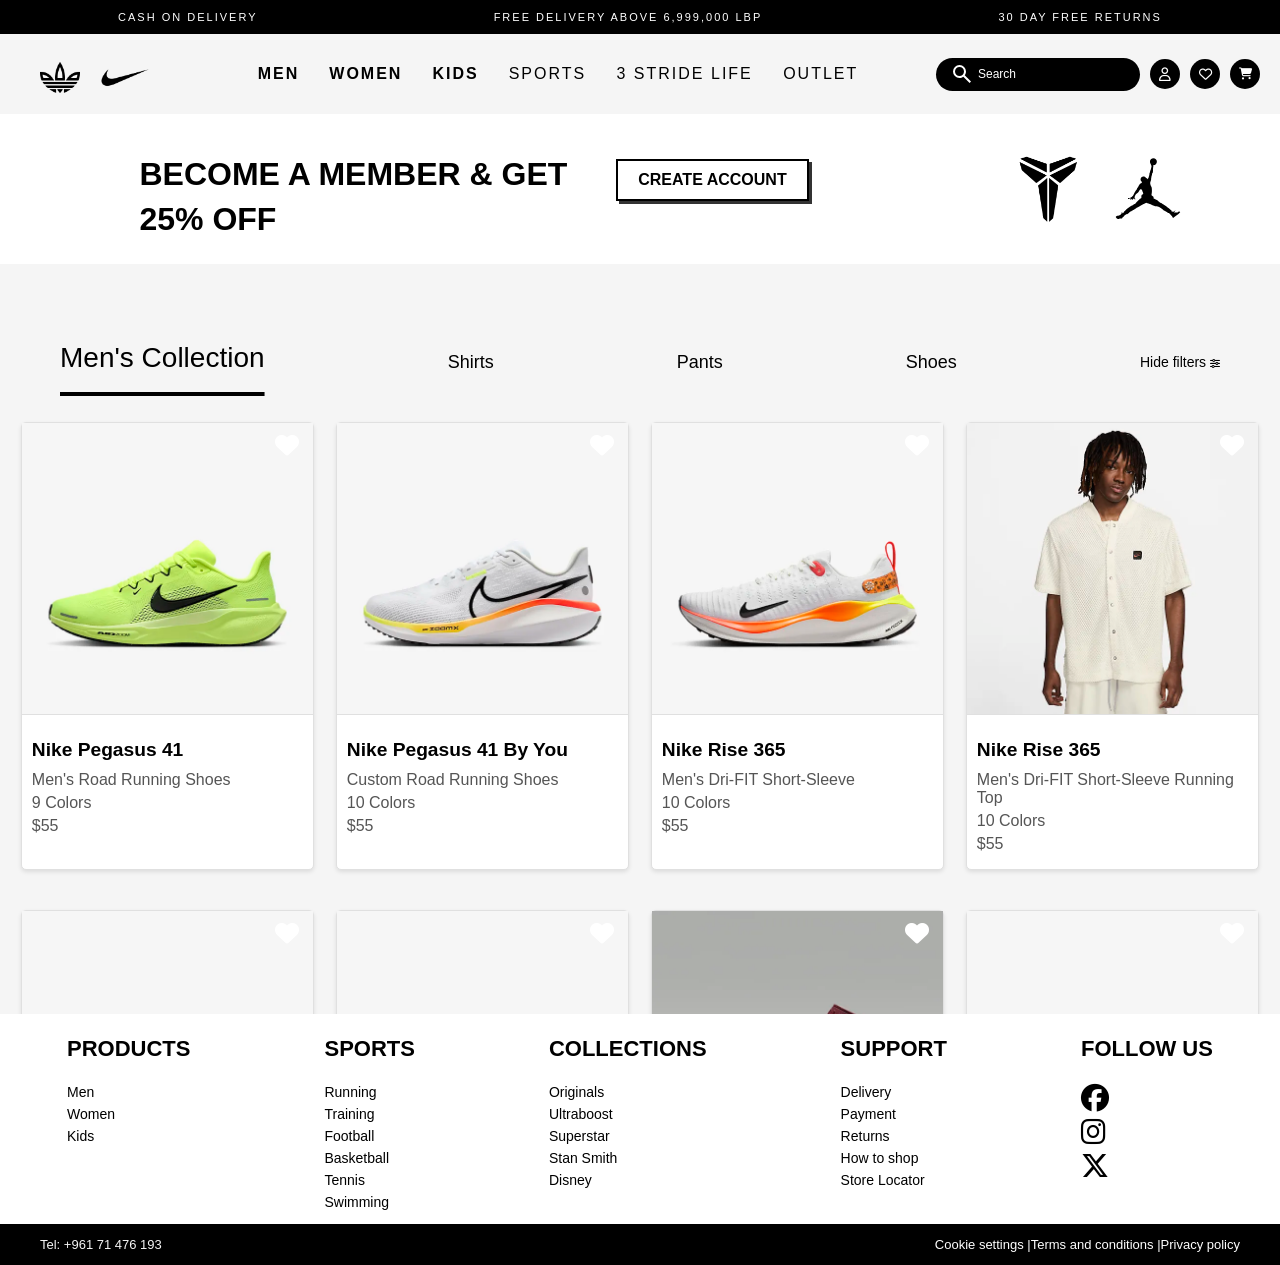
<file: Products/testingP.html>
<!DOCTYPE html>
<html lang="en">
<head>
    <meta charset="UTF-8">
    <meta name="viewport" content="width=device-width, initial-scale=1.0">
    <title>Document</title>
    <link rel="stylesheet" href="testingP.css">
    <link rel="stylesheet" href="https://cdnjs.cloudflare.com/ajax/libs/font-awesome/6.5.2/css/all.min.css" 
    integrity="sha512-SnH5WK+bZxgPHs44uWIX+LLJAJ9/2PkPKZ5QiAj6Ta86w+fsb2TkcmfRyVX3pBnMFcV7oQPJkl9QevSCWr3W6A==" 
    crossorigin="anonymous" referrerpolicy="no-referrer" />
    <link href="https://fonts.googleapis.com/css2?family=Material+Symbols+Outlined" rel="stylesheet" />
</head>
<body>
    <header id="top">
        <p class="top-text"><a class="top-link" href="../Policies/cash-on-delivery.html">CASH ON DELIVERY</a></p>  
        <p class="top-text"><a class="top-link" href="../Policies/free-delivery.html">FREE DELIVERY ABOVE 6,999,000 LBP</a></p>
        <p class="top-text"><a class="top-link" href="../Policies/returns.html">30 DAY FREE RETURNS</a></p>
    </header>
    <nav>
        <a href="../Main/main-page.html">
            <div class="logos">
                
                <img src="icons8-adidas-trefoil-64.png" class="img-logo" id="adidaslogo">
                <img src="nike-logo-49337.png" class="img-logo" id="nikelogo"> 
            </div></a>
        <div class="nav-container" >
           
            <div class="options" id="options">
                <div class="dropdown">
                  
                    <ul class="menu">
                       
                      <li><a href="../Products/Men.html"><b>MEN</b></a>
                    <ul class="submenu">
                      <div class="test">  <li ><a style="width: 100px;">Collection</a></li></div> 
                      <div class="test">  <li><a>Shirts</a></li></div> 
                      <div class="test">  <li><a>Pants</a></li></div>
                       <div class="test"> <li><a>Shoes</a></li></div>
                          </ul></li>
               
                  
                  
                       
                          <li><a href="../Products/Female.html"><b>WOMEN</b></a>
                          <ul class="submenu">
                            <div class="test">  <li><a>Tops</a></li></div> 
                            <div class="test">  <li><a>Pants</a></li></div> 
                            <div class="test">  <li><a>Shorts</a></li></div>
                             <div class="test"> <li><a>Shoes</a></li></div>
                          </ul>
                        </li>
                    
                
            
                  
                  
                    
                      <li><a href="../Products/kids.html"><b>KIDS</b></a>
                        <ul class="submenu">
                          <div class="test">  <li ><a style="width: 100px;">Collection</a></li></div> 
                          <div class="test">  <li><a>Boy</a></li></div> 
                          <div class="test">  <li><a>Girl</a></li></div>
                           <div class="test"> <li><a>Shoes</a></li></div>
                              </ul></li>
                      
                    
                
            
            
                      <li><a href="../Products/Sports.html">SPORTS</a></li>
               
                  
                
                 <li style="width: 167px;"><a >3 STRIDE LIFE</a></li>
               
                  
                
            
            
                
                 <li><a>OUTLET</a></li>
            </ul>
            </div>
                      </div>

<div class="search-buttons">
    <form>
      <div class="search">
          <svg xmlns="http://www.w3.org/2000/svg" height="24px" viewBox="0 -960 960 960" width="24px" fill="white"><path d="M784-120 532-372q-30 24-69 38t-83 14q-109 0-184.5-75.5T120-580q0-109 75.5-184.5T380-840q109 0 184.5 75.5T640-580q0 44-14 83t-38 69l252 252-56 56ZM380-400q75 0 127.5-52.5T560-580q0-75-52.5-127.5T380-760q-75 0-127.5 52.5T200-580q0 75 52.5 127.5T380-400Z"/></svg>
          <input class="search-input" type="search" placeholder="Search">

      </div>
    </form>
       
      
      <button class="nav-button" aria-label="User"><i class="fa-regular fa-user fa-small-icon" ></i></button>
      <button class="nav-button" aria-label="Favorites" onclick="checked()"><i class="fa-regular fa-heart"></i></button>
      <button class="nav-button" aria-label="Shopping Cart"><i class="fa fa-shopping-cart fa-sm" aria-hidden="true" ></i></button>

      <input id="menu1Toggle" type="checkbox">
      <div class="page-wrapper">
        <div class="page-content">
      
          
        </div>
        <div class="sidebar menu-1" style="overflow-y: scroll;overflow-x: hidden; -ms-overflow-style: none;
          scrollbar-width: none;">
          
          <div class="mycart-header" style="display: flex;justify-content: space-between;align-items:center;padding-top: 10px;min-width: 250px;"> 
          <div class="mycart-label" style="font-weight: 550;padding-left: 10px;font-size: 18px;">
            Favorites
          </div>
    

          <label class="menu-toggle menu-1-toggle" for="menu1Toggle" style="padding-top:6px;    
      " onclick="uncheck()"><span class="close-label"><i class="fa fa-times fa-sm" aria-hidden="true" onclick="uncheck()"></i></span></label>
      </div>
      <div class="spacing-favorite" style="min-height: 10px;min-width: 400px;">
      
      </div>
      <div id="favorites-container" class="favorites-container">
        <div id="no-favorites-message" style="display: flex;justify-content: center;text-align: center;vertical-align: middle;">No items favored</div>


          </div>
          </div>
          
         
            
        
        </nav>

    <main id="main">
        <div id="darkOverlay"></div>
        <div class="membership">
            <div id="membership-text">
              <b>BECOME A MEMBER  & GET<a href="../Account/createAccount.html" id="create-account"> <button class="Create-now-button">CREATE ACCOUNT</button> </a><br>  25% OFF</b>  
            </div>
            <div class="membership-logos">
                <img src="Kobe_Bryant-Logo-PNG3 (1).png" alt="Not Found" id="Kobe-logo">
                <svg xmlns="http://www.w3.org/2000/svg" x="0px" y="0px" width="70" height="70" viewBox="0 0 50 50" id="Jordan-logo">
                    <path d="M 47.984375 41.433594 C 47.917969 41.347656 47.433594 41.078125 47.242188 41.078125 C 47.050781 41.078125 46.425781 41.488281 46.304688 41.574219 C 46.1875 41.660156 45.886719 41.800781 45.789063 41.8125 C 45.691406 41.820313 44.832031 41.863281 44.640625 41.863281 C 44.445313 41.863281 44.15625 41.8125 44.027344 41.820313 C 43.898438 41.832031 43.640625 41.832031 43.585938 41.832031 C 43.53125 41.832031 43.511719 41.746094 43.585938 41.660156 C 43.660156 41.574219 43.789063 41.339844 43.917969 41.164063 C 44.046875 40.992188 44.261719 40.855469 44.390625 40.789063 C 44.519531 40.722656 44.726563 40.636719 44.746094 40.550781 C 44.769531 40.464844 44.425781 40.464844 44.21875 40.53125 C 44.015625 40.59375 43.726563 40.886719 43.648438 40.972656 C 43.574219 41.058594 43.511719 41.070313 43.445313 41.058594 C 43.382813 41.046875 43.253906 41.164063 43.199219 41.207031 C 43.144531 41.25 43.003906 41.347656 42.875 41.347656 C 42.746094 41.347656 42.585938 41.207031 42.519531 41.152344 C 42.457031 41.101563 42.328125 41.058594 42.242188 41.066406 C 42.15625 41.078125 41.984375 41.023438 41.863281 40.929688 C 41.746094 40.832031 41.714844 40.734375 41.746094 40.679688 C 41.777344 40.628906 41.84375 40.488281 41.863281 40.421875 C 41.886719 40.359375 41.800781 40.324219 41.722656 40.28125 C 41.648438 40.238281 40.980469 39.832031 40.476563 39.347656 C 40.035156 38.960938 39.238281 38.390625 38.871094 38.089844 C 38.589844 37.855469 37.054688 36.667969 36.109375 36.066406 C 35.160156 35.464844 34.3125 34.859375 33.96875 34.808594 C 33.621094 34.753906 33.535156 34.722656 33.449219 34.613281 C 33.363281 34.507813 32.019531 33.257813 31.257813 32.839844 C 30.492188 32.421875 28.953125 31.6875 28.878906 31.625 C 29.019531 31.375 29.050781 31.097656 28.984375 30.847656 C 28.921875 30.601563 28.40625 30.226563 28.199219 30.085938 C 27.996094 29.945313 27.855469 29.890625 27.855469 29.890625 C 27.855469 29.890625 27.523438 29.148438 27.492188 29.039063 C 27.589844 28.644531 27.847656 27.371094 27.792969 25.683594 C 27.738281 23.996094 27.609375 23.746094 27.425781 23.394531 C 27.242188 23.039063 26.976563 22.683594 26.78125 21.898438 C 26.589844 21.113281 26.535156 20.402344 26.632813 20.089844 C 26.726563 19.777344 26.984375 19.230469 27.15625 18.597656 C 27.328125 17.960938 27.222656 17.488281 27.242188 17.273438 C 27.265625 17.058594 27.425781 16.84375 27.460938 16.28125 C 27.492188 15.722656 27.695313 15.691406 27.847656 14.882813 C 27.996094 14.078125 28.070313 13.59375 28.070313 13.59375 C 28.070313 13.59375 28.339844 13.550781 28.394531 13.3125 C 28.449219 13.074219 28.460938 12.882813 28.523438 12.507813 C 28.589844 12.128906 28.609375 11.699219 28.621094 11.613281 C 28.632813 11.527344 28.546875 11.386719 28.546875 11.386719 C 28.546875 11.386719 28.652344 9.847656 28.683594 9.472656 C 28.71875 9.09375 28.835938 8.816406 28.835938 8.664063 C 28.835938 8.515625 28.847656 8.394531 28.675781 8.128906 C 28.710938 8.042969 28.746094 7.988281 28.777344 7.949219 C 28.808594 7.953125 28.835938 7.953125 28.863281 7.953125 C 30.230469 7.953125 31.34375 6.847656 31.34375 5.476563 C 31.34375 4.109375 30.230469 3 28.863281 3 C 27.496094 3 26.386719 4.109375 26.386719 5.476563 C 26.386719 5.890625 26.488281 6.277344 26.667969 6.621094 C 26.703125 6.761719 26.753906 6.9375 26.789063 6.996094 C 26.855469 7.105469 26.941406 7.199219 26.972656 7.320313 C 27.007813 7.4375 27.167969 7.71875 27.222656 7.816406 C 27.273438 7.910156 27.359375 8.136719 27.359375 8.222656 C 27.359375 8.308594 27.4375 8.472656 27.480469 8.578125 C 27.523438 8.6875 27.511719 8.910156 27.457031 9.171875 C 27.402344 9.429688 27.136719 10.71875 27.050781 10.988281 C 26.878906 11.097656 26.824219 11.226563 26.800781 11.34375 C 26.78125 11.460938 26.652344 12.011719 26.566406 12.214844 C 26.480469 12.417969 26.445313 12.785156 26.4375 12.894531 C 26.425781 13 26.414063 13.246094 26.339844 13.300781 C 26.253906 13.429688 26.179688 13.644531 26.101563 13.765625 C 26.027344 13.882813 25.972656 14.292969 25.992188 14.464844 C 26.015625 14.636719 25.984375 15.003906 25.898438 15.109375 C 25.777344 15.367188 25.757813 15.667969 25.691406 15.820313 C 25.628906 15.96875 25.414063 16.753906 25.382813 16.914063 C 25.347656 17.078125 25.035156 17.324219 24.898438 17.464844 C 24.757813 17.605469 24.5 17.992188 24.433594 18.101563 C 24.414063 17.875 24.371094 17.875 24.328125 17.800781 C 24.285156 17.722656 24.148438 17.6875 24.117188 17.65625 C 24.085938 17.625 24.167969 17.527344 24.179688 17.421875 C 24.1875 17.3125 24.175781 17.195313 23.9375 17.121094 C 23.703125 17.046875 23.621094 17.03125 23.535156 16.945313 C 23.449219 16.859375 23.207031 16.789063 23.125 16.675781 C 22.898438 16.417969 22.53125 16.085938 21.8125 16.0625 C 21.8125 16.0625 21.292969 16.054688 20.886719 16.328125 C 20.507813 16.578125 19.832031 17.070313 19.691406 18.082031 C 19.550781 19.09375 20.464844 19.738281 20.539063 19.800781 C 20.617188 19.867188 20.832031 19.996094 20.679688 20.1875 C 20.605469 20.253906 20.585938 20.371094 20.574219 20.4375 C 20.5625 20.5 20.433594 20.671875 20.316406 20.78125 C 20.199219 20.886719 19.941406 21.15625 19.941406 21.15625 C 19.941406 21.15625 19.328125 21.1875 18.949219 21.714844 C 18.789063 21.910156 18.714844 22.179688 18.605469 22.339844 C 18.496094 22.503906 18.121094 23.179688 18.015625 23.382813 C 17.90625 23.589844 17.832031 23.867188 17.519531 24.148438 C 17.410156 24.332031 17.164063 24.515625 16.949219 25.34375 C 16.949219 25.34375 16.097656 26.386719 15.796875 26.878906 C 15.496094 27.375 15.023438 28.234375 14.992188 28.355469 C 14.960938 28.472656 14.722656 28.890625 14.65625 29.054688 C 14.59375 29.214844 14.570313 29.363281 14.496094 29.449219 C 14.421875 29.535156 14.152344 29.925781 13.914063 30.128906 C 13.679688 30.335938 13.601563 30.453125 13.539063 30.550781 C 13.476563 30.644531 13.378906 30.785156 12.980469 30.980469 C 12.582031 31.171875 12.367188 31.367188 11.773438 31.429688 C 11.183594 31.496094 10.859375 31.441406 10.816406 31.65625 C 10.773438 31.871094 11.808594 31.914063 12.152344 31.863281 C 12.601563 31.808594 12.871094 31.570313 12.925781 31.625 C 12.980469 31.679688 12.796875 31.980469 12.410156 32.097656 C 12.023438 32.214844 12.085938 32.335938 12.085938 32.398438 C 12.085938 32.464844 12.3125 32.539063 12.667969 32.441406 C 13.023438 32.34375 13.65625 32.039063 13.710938 32.105469 C 13.765625 32.171875 13.570313 32.433594 13.507813 32.539063 C 13.441406 32.648438 13.539063 32.765625 13.636719 32.777344 C 13.730469 32.785156 13.980469 32.753906 14.171875 32.390625 C 14.367188 32.023438 14.636719 31.851563 14.710938 31.851563 C 14.785156 31.851563 15.121094 32.21875 15.347656 32.304688 C 15.570313 32.390625 16.066406 32.390625 16.121094 32.140625 C 16.175781 31.894531 15.820313 31.882813 15.734375 31.882813 C 15.648438 31.882813 15.445313 31.691406 15.433594 31.582031 C 15.421875 31.476563 15.488281 31.132813 15.453125 30.980469 C 15.421875 30.828125 15.53125 30.292969 15.671875 29.949219 C 15.808594 29.605469 16.28125 28.785156 16.617188 28.582031 C 16.949219 28.378906 18.089844 27.550781 18.445313 26.808594 C 18.800781 26.066406 18.941406 25.6875 19.058594 25.632813 C 19.175781 25.578125 19.371094 25.570313 19.53125 25.34375 C 19.691406 25.117188 19.746094 24.945313 19.875 24.945313 C 20.003906 24.945313 19.992188 24.890625 20.359375 25.429688 C 20.726563 25.96875 20.875 26.066406 20.910156 26.140625 C 20.941406 26.214844 20.839844 26.363281 20.953125 26.582031 C 21.101563 26.871094 21.316406 26.9375 21.316406 27.085938 C 21.316406 27.238281 21.359375 27.515625 21.4375 27.710938 C 21.511719 27.90625 21.65625 28.214844 21.574219 28.347656 C 21.46875 28.519531 21.210938 28.828125 21.15625 28.9375 C 20.832031 28.980469 20.371094 29.121094 20.296875 29.800781 C 20.222656 30.4375 20.316406 31.046875 20.285156 31.1875 C 20.253906 31.328125 19.832031 31.746094 19.671875 31.8125 C 19.511719 31.875 19.132813 31.929688 19.003906 32.121094 C 18.875 32.316406 18.84375 32.476563 18.59375 32.617188 C 18.355469 32.753906 16.789063 34.097656 15.730469 35.660156 C 15.695313 35.714844 15.597656 35.753906 15.480469 35.792969 C 15.019531 35.871094 14.839844 36.015625 14.753906 36.058594 C 14.679688 36.097656 14.480469 36.289063 14.285156 36.511719 C 14.210938 36.625 14.101563 36.652344 14.066406 36.691406 C 13.65625 36.84375 12.183594 37.597656 11.300781 38.210938 C 10.417969 38.824219 8.785156 40.234375 8.203125 40.953125 C 7.824219 41.40625 7.78125 41.394531 7.6875 41.4375 C 7.589844 41.480469 7.632813 41.695313 7.664063 41.804688 C 7.664063 41.804688 7.492188 42.039063 7.382813 42.0625 C 7.277344 42.082031 7.179688 41.867188 7.039063 41.855469 C 6.898438 41.847656 6.75 42.136719 6.707031 42.210938 C 6.664063 42.285156 6.597656 42.425781 6.503906 42.449219 C 6.40625 42.46875 6.234375 42.339844 6.214844 42.070313 C 6.191406 41.804688 6.019531 41.546875 5.964844 41.523438 C 5.835938 41.523438 5.761719 41.726563 5.761719 41.804688 C 5.761719 41.878906 5.835938 42.082031 5.902344 42.167969 C 5.964844 42.253906 5.921875 42.371094 5.921875 42.460938 C 5.921875 42.546875 6.03125 42.632813 6.039063 42.664063 C 6.050781 42.695313 6.09375 42.933594 6.007813 42.910156 C 5.921875 42.890625 5.738281 42.898438 5.609375 42.984375 C 5.480469 43.070313 5.414063 43.179688 5.414063 43.253906 C 5.414063 43.328125 5.46875 43.492188 5.210938 43.546875 C 4.898438 43.652344 4.652344 43.695313 4.492188 43.75 C 4.328125 43.804688 3.953125 44.019531 3.804688 44.039063 C 3.652344 44.0625 3.554688 44.050781 3.425781 44.0625 C 3.296875 44.074219 3.179688 44.136719 3.050781 44.136719 C 2.921875 44.136719 2.546875 44.339844 2.339844 44.449219 C 2.136719 44.558594 1.898438 44.910156 2.050781 45.234375 C 2.199219 45.558594 2.632813 45.976563 2.773438 46.128906 C 2.910156 46.277344 3.117188 46.40625 3.566406 46.460938 C 4.019531 46.515625 4.277344 46.355469 4.503906 46.214844 C 4.730469 46.074219 5.226563 46 5.417969 46.042969 C 5.613281 46.085938 6.011719 46.226563 6.332031 45.988281 C 6.742188 45.710938 6.613281 45.527344 6.730469 45.449219 C 6.839844 45.449219 6.882813 45.398438 6.980469 45.234375 C 7.074219 45.074219 7.195313 44.933594 7.367188 44.902344 C 7.539063 44.871094 7.699219 44.664063 7.808594 44.441406 C 7.914063 44.214844 8.128906 43.988281 8.238281 43.945313 C 8.34375 43.902344 8.410156 43.804688 8.441406 43.71875 C 8.472656 43.632813 8.679688 43.558594 8.796875 43.460938 C 8.914063 43.363281 9.011719 43.308594 9.066406 43.351563 C 9.117188 43.394531 9.214844 43.308594 9.335938 43.222656 C 9.601563 43.09375 9.730469 42.867188 9.816406 42.921875 C 9.902344 42.976563 10.203125 43.050781 10.324219 42.945313 C 10.441406 42.835938 12.011719 41.566406 12.570313 41.148438 C 12.949219 40.890625 13.226563 40.792969 13.972656 40.363281 C 14.566406 40.015625 15.488281 39.40625 15.691406 39.265625 C 15.898438 39.125 16.832031 38.402344 16.949219 38.320313 C 17.210938 38.136719 17.476563 38.109375 18.414063 37.628906 C 19.113281 37.273438 20.578125 36.53125 21.84375 35.726563 C 22.492188 35.339844 23.589844 34.777344 23.726563 34.769531 C 23.867188 34.757813 24.253906 35.046875 24.664063 35.199219 C 25.164063 35.382813 25.492188 35.425781 26.203125 35.660156 C 26.910156 35.898438 28.828125 36.703125 29.289063 36.886719 C 29.753906 37.070313 30.386719 37.308594 31.191406 37.351563 C 31.644531 37.4375 31.859375 37.5 32.011719 37.535156 C 32.160156 37.566406 32.277344 37.554688 32.429688 37.621094 C 32.578125 37.683594 33.019531 37.976563 33.289063 38.105469 C 33.558594 38.234375 34.515625 38.867188 34.765625 39.050781 C 35.011719 39.234375 36.164063 40.117188 36.421875 40.289063 C 36.679688 40.460938 36.9375 40.664063 37.132813 40.6875 C 37.324219 40.707031 37.5625 40.835938 37.820313 41.039063 C 38.078125 41.246094 38.679688 41.664063 38.851563 41.792969 C 39.023438 41.921875 39.261719 42.148438 39.59375 42.171875 C 39.929688 42.191406 40.089844 42.269531 40.304688 42.460938 C 40.519531 42.65625 40.84375 43.085938 40.992188 43.171875 C 41.144531 43.257813 41.316406 43.398438 41.378906 43.527344 C 41.445313 43.65625 41.84375 44.148438 41.992188 44.257813 C 42.144531 44.367188 42.207031 44.460938 42.261719 44.636719 C 42.316406 44.808594 42.539063 45.257813 42.660156 45.441406 C 42.777344 45.625 42.832031 45.808594 43.175781 45.570313 C 43.617188 45.28125 43.972656 44.859375 44.53125 44.496094 C 45.09375 44.128906 45.414063 43.925781 45.84375 43.632813 C 46.277344 43.34375 47.320313 42.3125 47.621094 41.988281 C 47.917969 41.660156 48.046875 41.519531 47.984375 41.433594 Z"></path>
                    </svg>
            </div>
    </div>
        <div class="body-header">
       <p id="MenHeader">Men's Collection</p>
       <p class="Categories">Shirts</p>
       <p class="Categories">Pants</p>
       <p class="Categories">Shoes</p>
       <p style="font-size: 14px;margin-top: 40px;">Hide filters <i class="fa-solid fa-sliders" style="font-size: 10px;"></i></p>
    
        
    </div>
    <div class="product-grid" style="min-height: 100%;">
        <div class="product-card" data-id="1">
            <img src="pegasus-41-mens-road-running-shoes-7S90QB.png" alt="Nike Pegasus 41">
            <button class="favorite-btn">
                <i class="fas fa-heart" onclick="toggleFavorite(this)"></i>
            </button>
            <div class="product-desc-div">
            <div class="product-info">
                <h2>Nike Pegasus 41</h2>
                <p>Men's Road Running Shoes</p>
                <p>9 Colors</p>
                <p>$55</p>
                <div class="add-to-cart-div">
<button class="Cart">
    <i class="fa fa-shopping-cart fa-sm" aria-hidden="true" ></i>
</button>
                </div>
            </div>
            </div>
           
        </div>
        <div class="product-card">  
            
            <img src="vomero-17-mens-road-running-shoes-4x7CMp.png" alt="Nike Pegasus 41 By You">
            <button class="favorite-btn">
                <i class="fas fa-heart"></i>
            </button>
            <div class="product-info">
                <h2>Nike Pegasus 41 By You</h2>
                <p>Custom Road Running Shoes</p>
                <p>10 Colors</p>
                <p>$55</p>
                <div class="add-to-cart-div">
                    <button class="Cart">
                        <i class="fa fa-shopping-cart fa-sm" aria-hidden="true" ></i>
                    </button>
                                    </div>
          
          </div>
        </div>
        <div class="product-card">
            <img src="infinityrn-4-mens-road-running-shoes-hlqHFQ.png" alt="Nike Rise 365">
            <button class="favorite-btn">
                <i class="fas fa-heart"></i>
            </button>
            <div class="product-info">
                <h2>Nike Rise 365</h2>
                <p>Men's Dri-FIT Short-Sleeve</p>
                <p>10 Colors</p>
                <p>$55</p>
                <div class="add-to-cart-div">
                    <button class="Cart">
                        <i class="fa fa-shopping-cart fa-sm" aria-hidden="true" ></i>
                    </button>
                                    </div>
            </div>
            
        </div>
        <div class="product-card">
            <img src="kevin-durant-mens-dri-fit-short-sleeve-basketball-top-NWbXJm.png" alt="Nike Rise 365">
             <button class="favorite-btn">
                <i class="fas fa-heart"></i>
            </button>
            <div class="product-info">
                <h2>Nike Rise 365</h2>
                <p>Men's Dri-FIT Short-Sleeve Running Top</p>
                <p>10 Colors</p>
                <p>$55</p>
                <div class="add-to-cart-div">
                    <button class="Cart">
                        <i class="fa fa-shopping-cart fa-sm" aria-hidden="true" ></i>
                    </button>
                                    </div>
            </div>
           
        </div>
      <div class="product-card">
            <img src="dunk-low-mens-shoes-l12Bc1.png" alt="Nike Rise 365">
             <button class="favorite-btn">
                <i class="fas fa-heart"></i>
            </button>
            <div class="product-info">
                <h2>Nike Rise 365</h2>
                <p>Men's Dri-FIT Short-Sleeve Running Top</p>
                <p>10 Colors</p>
                <p>$55</p>
                <div class="add-to-cart-div">
                    <button class="Cart">
                        <i class="fa fa-shopping-cart fa-sm" aria-hidden="true" ></i>
                    </button>
                                    </div>
            </div>
           
        </div>
        <div class="product-card">
            <img src="dunk-low-retro-mens-shoes-5FQWGR.png" alt="Nike Rise 365"> 
            <button class="favorite-btn">
                <i class="fas fa-heart"></i>
            </button>
            <div class="product-info">
                <h2>Nike Rise 365</h2>
                <p>Men's Dri-FIT Short-Sleeve Running Top</p>
                <p>10 Colors</p>
                <p>$55</p>
                <div class="add-to-cart-div">
                    <button class="Cart">
                        <i class="fa fa-shopping-cart fa-sm" aria-hidden="true" ></i>
                    </button>
                                    </div>

            </div>
           
        </div>
        <div class="product-card">
            <img src="jordan-spizike-low-mens-shoes-LDT8cp.png" alt="Nike Rise 365">
          <button class="favorite-btn">
                <i class="fas fa-heart"></i>
            </button> 
             <div class="product-info">
                <h2>Nike Rise 365</h2>
                <p>Men's Dri-FIT Short-Sleeve Running Top</p>
                <p>10 Colors</p>
                <p>$55</p>
                <div class="add-to-cart-div">
                    <button class="Cart">
                        <i class="fa fa-shopping-cart fa-sm" aria-hidden="true" ></i>
                    </button>
                                    </div>
            </div>
            
       
        </div>
        <div class="product-card">
            <img src="air-force-1-07-mens-shoes-jBrhbr.png" alt="Nike Rise 365">
        <button class="favorite-btn">
                <i class="fas fa-heart"></i>
            </button>   
             <div class="product-info">
                <h2>Nike Rise 365</h2>
                <p>Men's Dri-FIT Short-Sleeve Running Top</p>
                <p>10 Colors</p>
                <p>$55</p>
                <div class="add-to-cart-div">
                    <button class="Cart">
                        <i class="fa fa-shopping-cart fa-sm" aria-hidden="true" ></i>
                    </button>
                                    </div>
            </div>
            
        </div>
        <div class="product-card">
            <img src="mens-therma-fit-full-zip-basketball-hoodie-vGznqn.png" alt="Nike Rise 365">
           <button class="favorite-btn">
                <i class="fas fa-heart"></i>
            </button>  
            <div class="product-info">
                <h2>Nike Rise 365</h2>
                <p>Men's Dri-FIT Short-Sleeve Running Top</p>
                <p>10 Colors</p>
                <p>$55</p>
                <div class="add-to-cart-div">
                    <button class="Cart">
                        <i class="fa fa-shopping-cart fa-sm" aria-hidden="true" ></i>
                    </button>
                                    </div>
            </div>
           
        </div>
        <div class="product-card">
            <img src="jackie-robinson-mens-baseball-pullover-hoodie-rd7ck3.png" alt="Nike Rise 365">
            <button class="favorite-btn">
                <i class="fas fa-heart"></i>
            </button>
            <div class="product-info">
                <h2>Nike Rise 365</h2>
                <p>Men's Dri-FIT Short-Sleeve Running Top</p>
                <p>10 Colors</p>
                <p>$55</p>
                <div class="add-to-cart-div">
                    <button class="Cart">
                        <i class="fa fa-shopping-cart fa-sm" aria-hidden="true" ></i>
                    </button>
                                    </div>
            </div>
            
        </div>
        <div class="product-card">
            <img src="zion-mens-graphic-fleece-pullover-hoodie-QkGvQM.png" alt="Nike Rise 365">
            <button class="favorite-btn">
                <i class="fas fa-heart"></i>
            </button>
            <div class="product-info">
                <h2>Nike Rise 365</h2>
                <p>Men's Dri-FIT Short-Sleeve Running Top</p>
                <p>10 Colors</p>
                <p>$55</p>
                <div class="add-to-cart-div">
                    <button class="Cart">
                        <i class="fa fa-shopping-cart fa-sm" aria-hidden="true" ></i>
                    </button>
                                    </div>
            </div>

            
        </div>
        <div class="product-card">
            <img src="sportswear-club-fleece-mens-graphic-crew-56GFJR.png" alt="Nike Rise 365">
            <button class="favorite-btn">
                <i class="fas fa-heart"></i>
            </button>
            <div class="product-info">
                <h2>Nike Rise 365</h2>
                <p>Men's Dri-FIT Short-Sleeve Running Top</p>
                <p>10 Colors</p>
                <p>$55</p>
                <div class="add-to-cart-div">
                    <button class="Cart">
                        <i class="fa fa-shopping-cart fa-sm" aria-hidden="true" ></i>
                    </button>
                                    </div>
            </div>
            
        </div>
        <!-- Add more product cards here -->
        <div class="product-card">
            <img src="ja-1-basketball-shoes-bCx2W3.png" alt="Nike Rise 365">
           <button class="favorite-btn">
                <i class="fas fa-heart"></i>
            </button> 
            <div class="product-info">
                <h2>Nike Rise 365</h2>
                <p>Men's Dri-FIT Short-Sleeve Running Top</p>
                <p>10 Colors</p>
                <p>$55</p>
                <div class="add-to-cart-div">
                    <button class="Cart">
                        <i class="fa fa-shopping-cart fa-sm" aria-hidden="true" ></i>
                    </button>
                                    </div>
            </div>
            
        </div>
        <div class="product-card">
            <img src="air-max-2017-mens-shoes-BVqnkV.png" alt="Nike Rise 365">
           <button class="favorite-btn">
                <i class="fas fa-heart"></i>
            </button>
            <div class="product-info">
                <h2>Nike Rise 365</h2>
                <p>Men's Dri-FIT Short-Sleeve Running Top</p>
                <p>10 Colors</p>
                <p>$55</p>
                <div class="add-to-cart-div">
                    <button class="Cart">
                        <i class="fa fa-shopping-cart fa-sm" aria-hidden="true" ></i>
                    </button>
                                    </div>
            </div>
            
        </div>       
        
            <div class="product-card">
                <img src="sportswear-club-fleece-mens-graphic-crew-56GFJR.png" alt="Nike Rise 365">
                <button class="favorite-btn">
                    <i class="fas fa-heart"></i>
                </button> 
                <div class="product-info">
                    <h2>Nike Rise 365</h2>
                    <p>Men's Dri-FIT Short-Sleeve Running Top</p>
                    <p>10 Colors</p>
                    <p>$55</p>
                    <div class="add-to-cart-div">
                    <button class="Cart">
                        <i class="fa fa-shopping-cart fa-sm" aria-hidden="true" ></i>
                    </button>
                                    </div>
                </div>
               
            </div>
            <div class="product-card">
                <img src="sportswear-tech-fleece-mens-open-hem-sweatpants-914LdQ.png"Nike Rise 365">
               <button class="favorite-btn">
                    <i class="fas fa-heart"></i>
                </button> 
                 <div class="product-info">
                    <h2>Nike Rise 365</h2>
                    <p>Men's Dri-FIT Short-Sleeve Running Top</p>
                    <p>10 Colors</p>
                    <p>$55</p>
                    <div class="add-to-cart-div">
                        <button class="Cart">
                            <i class="fa fa-shopping-cart fa-sm" aria-hidden="true" ></i>
                        </button>
                                        </div>
                </div>
               
            </div>
            <div class="product-card">
                <img src="unlimited-mens-dri-fit-tapered-leg-versatile-pants-kzXpHG.png" alt="Nike Rise 365">
             <button class="favorite-btn">
                    <i class="fas fa-heart"></i>
                </button>    
                <div class="product-info">
                    <h2>Nike Rise 365</h2>
                    <p>Men's Dri-FIT Short-Sleeve Running Top</p>
                    <p>10 Colors</p>
                    <p>$55</p>
                    <div class="add-to-cart-div">
                        <button class="Cart">
                            <i class="fa fa-shopping-cart fa-sm" aria-hidden="true" ></i>
                        </button>
                                        </div>
                </div>
               
            </div>
            <div class="product-card">
                <img src="phenom-mens-dri-fit-knit-running-pants-TKQDwH.png" alt="Nike Rise 365">
            <button class="favorite-btn">
                    <i class="fas fa-heart"></i>
                </button>  
                  <div class="product-info">
                    <h2>Nike Rise 365</h2>
                    <p>Men's Dri-FIT Short-Sleeve Running Top</p>
                    <p>10 Colors</p>
                    <p>$55</p>
                    <div class="add-to-cart-div">
                        <button class="Cart">
                            <i class="fa fa-shopping-cart fa-sm" aria-hidden="true" ></i>
                        </button>
                                        </div>
                </div>
                
            </div>
            <div class="product-card">
                <img src="dri-fit-mens-fitness-t-shirt-nhgSHx.png" alt="Nike Rise 365">
               <button class="favorite-btn">
                    <i class="fas fa-heart"></i>
                </button> 
                <div class="product-info">
                    <h2>Nike Rise 365</h2>
                    <p>Men's Dri-FIT Short-Sleeve Running Top</p>
                    <p>10 Colors</p>
                    <p>$55</p>
                    <div class="add-to-cart-div">
                        <button class="Cart">
                            <i class="fa fa-shopping-cart fa-sm" aria-hidden="true" ></i>
                        </button>
                                        </div>
                </div>
                
            </div>
            <div class="product-card">
                <img src="pro-mens-dri-fit-slim-sleeveless-top-XH2cJ0.png" alt="Nike Rise 365">
              <button class="favorite-btn">
                    <i class="fas fa-heart"></i>
                </button>  
                 <div class="product-info">
                    <h2>Nike Rise 365</h2>
                    <p>Men's Dri-FIT Short-Sleeve Running Top</p>
                    <p>10 Colors</p>
                    <p>$55</p>
                    <div class="add-to-cart-div">
                        <button class="Cart">
                            <i class="fa fa-shopping-cart fa-sm" aria-hidden="true" ></i>
                        </button>
                                        </div>
                </div>
               
            </div>
            <div class="product-card">
                <img src="dri-fit-legend-mens-fitness-t-shirt-JmKL0d.png" alt="Nike Rise 365">
           <button class="favorite-btn">
                    <i class="fas fa-heart"></i>
                </button>  
                   <div class="product-info">
                    <h2>Nike Rise 365</h2>
                    <p>Men's Dri-FIT Short-Sleeve Running Top</p>
                    <p>10 Colors</p>
                    <p>$55</p>
                    <div class="add-to-cart-div">
                        <button class="Cart">
                            <i class="fa fa-shopping-cart fa-sm" aria-hidden="true" ></i>
                        </button>
                                        </div>
                </div>
                
            </div>
        </div>
    </div>

    </main>
    <div class="footer-div">
        <div class="first-column">
            <b>PRODUCTS</b>
            <p>Men</p>
            <p>Women</p>
            <p>Kids</p>
            
        </div>
        <div class="second-column">
         <b>SPORTS</b>
            <p>Running</p>
            <p>Training</p>
            <p>Football</p>
            <p>Basketball</p>
            <p>Tennis</p>
            <p>Swimming</p>
        </div>
        <div class="third-column">
       <b>COLLECTIONS</b>
            <p>Originals</p>
            <p>Ultraboost</p>
            <p>Superstar</p>
            <p>Stan Smith</p>
            <p>Disney</p>
          
        </div>
        <div class="fourth-column">
            <b>SUPPORT</b>
            <p>Delivery</p>
            <p>Payment</p>
            <p>Returns</p>
            <p>How to shop</p>
            <p>Store Locator</p>

        </div>
        <!--???? sizes-->
        <div class="fifth-column">
            <b>FOLLOW US</b>
      <p class="social-icons" ><a href="" id="facebook"><i class="fab fa-facebook fa-2x" ></i></a></p>
      <p class="social-icons" ><a href="https://www.instagram.com/jasonmrad1" target="_blank" id="instagram"><i class="fab fa-instagram fa-2x" aria-hidden="true"></i></a></p>
      <p class="social-icons" ><a href="" id="X"><i class="fa-brands fa-x-twitter fa-2x"></i></a></p>
  </div>

        </div>
      </div>
      <footer style="display: flex;justify-content: space-between;background-color: black;align-items: center;">
        <div class="info-group" style="min-width: 550px;display: flex;justify-content: flex-start;color: whitesmoke;align-items: center;">
          <div class="tel-group" style="padding-left:40px ;">
    <p> Tel: +961 71 476 193</p>
    </div>
        </div>
        <div class="legal-group" style="min-width: 550px;">
    <div id="cookie">
      <p><a href="../Policies/cookies.html">Cookie settings |</p></a></div>
      <div id="terms">
     <a href="../Policies/terms&conditions.html" class="links-buttons"> <p> Terms and conditions |</p></div></a>
      <div id="privacy">
     <a href="../Policies/privacy-policy.html" class="links-buttons"> <p> Privacy policy</p></div></a>
    </div>
    </div>
        
      </footer>
  
       <script>
        function checked(){
        let page=document.getElementById("darkOverlay");
          let checkbox=document.getElementById("menu1Toggle");
          let body=document.body;
          let main=document.getElementById("main");
          let opt=document.getElementById("options");
          checkbox.checked=true;
          page.style.visibility="visible";
          body.style.overflowY="hidden";
          main.style.overflowY="hidden";
          main.style.pointerEvents="none";
          opt.style.pointerEvents="none";

  
        }
        function uncheck(){
        let page=document.getElementById("darkOverlay");
        let body=document.body;
        let main=document.getElementById("main");
        let opt=document.getElementById("options");
        body.style.overflowY="scroll";
        page.style.visibility="hidden";
        main.style.overflowY="visible";
        main.style.pointerEvents="all";
        opt.style.pointerEvents="all";

  
        }
      </script>
      <script>
function updateNoFavoritesMessage() {
    const noFavoritesMessage = document.getElementById('no-favorites-message');

    if (document.getElementsByClassName("product-favorite-card").length === 0) {
        noFavoritesMessage.style.display = 'flex'; // Show message if no favorites
    } else {
        noFavoritesMessage.style.display = 'none'; // Hide message if there are favorites
    }
}

// Function to handle toggling product in favorites
function toggleFavorite(productElement) {
    const favoritesContainer = document.getElementById('favorites-container');
    const img = productElement.querySelector('img');

    if (!img) {
        console.error('Image element not found in productElement');
        return;
    }

    const productImgSrc = img.getAttribute('src');

    // Check if the product is already in the favorites container
    const favoriteProduct = Array.from(favoritesContainer.children).find(child =>
        child.querySelector('img') && child.querySelector('img').getAttribute('src') === productImgSrc
    );

    if (favoriteProduct) {
        // If the product is already in favorites, remove it
        removeFavorite(favoriteProduct);
    } else {
        // Otherwise, add it to favorites
        addToFavorites(productElement);
    }

    // Update the no favorites message visibility
    updateNoFavoritesMessage();
}

// Function to handle adding product to favorites
function addToFavorites(productElement) {
    const prod = productElement.querySelector('button');
    if (prod) {
        prod.style.color = "black";
    } else {
        console.error('Button element not found in productElement');
    }

    // Clone the product element
    const favoriteProduct = productElement.cloneNode(true);
    
    // Update the class name
    favoriteProduct.classList.remove('product-card');
    favoriteProduct.classList.add('product-favorite-card');
    
    // Get the image and description elements
    const img = favoriteProduct.querySelector('img');
    img.style.maxHeight = '200px';
    img.style.maxWidth = '200px';

    const desc = favoriteProduct.querySelector('.product-info');
    desc.style.maxHeight = '200px';
    desc.style.maxWidth = '200px';

    // Remove the favorite button
    const button = favoriteProduct.querySelector('.favorite-btn');
    if (button) {
        button.remove(); // This removes the favorite button from the cloned element
    }
const cartBut=productElement.querySelector(".add-to-cart-div");
cartBut.remove();
    // Create a new div with class 'product-desc'
    const productDesc = document.createElement('div');
    productDesc.classList.add('product-desc');

    // Create a new div to replace the favorite button
    const removeBtnDiv = document.createElement('div');
    removeBtnDiv.classList.add('remove-btn-div');

    // Create the trash button
    const trashButton = document.createElement('button');
    trashButton.classList.add('trash');
    trashButton.innerHTML = '<i class="fa-solid fa-trash"></i>'; // Add the trash icon

    // Append the trash button to the new div
    removeBtnDiv.appendChild(trashButton);

    // Append the img and desc to the product-desc div
    productDesc.appendChild(desc);
    productDesc.appendChild(removeBtnDiv);

    favoriteProduct.appendChild(img);
    favoriteProduct.appendChild(productDesc);

    // Append the favorite product to the favorites container
    document.getElementById('favorites-container').appendChild(favoriteProduct);
    
    // Add event listener to the trash button
    trashButton.addEventListener('click', function() {
        removeFavorite(favoriteProduct);
    });
}

// Function to handle removing product from favorites
function removeFavorite(favoriteProduct) {
    const imgSrc = favoriteProduct.querySelector('img') ? favoriteProduct.querySelector('img').getAttribute('src') : '';
    const originalProduct = imgSrc ? document.querySelector(`.product-card img[src="${imgSrc}"]`).closest('.product-card') : null;

    if (originalProduct) {
        const heartButton = originalProduct.querySelector('.favorite-btn');
        if (heartButton) {
            heartButton.style.color = 'white'; // Reset color to white
        }
    }

    // Remove the product from the favorites container
    favoriteProduct.remove();

    // Update the no favorites message visibility
    updateNoFavoritesMessage();
}

// Event listener for toggling products in favorites
document.querySelectorAll('.favorite-btn').forEach(button => {
    button.addEventListener('click', function() {
        const productElement = this.closest('.product-card');
        toggleFavorite(productElement);
    });
});


      </script>
      
</body>
</html>
</file>
<file: Products/testingP.css>
#top {
    background-color: black;
    display: flex;
    justify-content: space-around;
}

header {
    color: white;
}

body, header {
    margin: 0px;
    background-color:whitesmoke;
    font-family: 'Trebuchet MS', 'Lucida Sans Unicode', 'Lucida Grande', 'Lucida Sans', Arial, sans-serif;

}

.top-text {
    color: white;
    font-size: 11px;
    font-family: 'Trebuchet MS', 'Lucida Sans Unicode', 'Lucida Grande', 'Lucida Sans', Arial, sans-serif;
    font-weight: 520;
    letter-spacing: 2px;
}

a:link {
    text-decoration: none;
    color: white;
}



a:hover {
    text-decoration: none;

}
a:visited{
  text-decoration: none;
  color: white;
}

nav {
    background-color: whitesmoke;
    height: 80px;
    display: flex;
    align-items: center;
    justify-content: center;
}

.nav-container {
    display: flex;
    align-items: center;
    width: 100%;
    max-width: 1200px; /* Adjust the max width as needed */
    justify-content: space-between;
    padding: 0 20px;
}

.logos {
    display: flex;
    align-items: center;
    padding-left: 30px;
}

.img-logo {
    width: 50px;
    height: 50px;
    object-fit: scale-down;
    margin: 0 10px;
}

#nikelogo {
    margin-top: 7px;
}

#adidaslogo {
    height: 40px;
    width: 40px;
    margin-top: 8px;
}

.options {
    display: flex;
    align-items: center;
    margin-left: auto;
    margin-right: auto;
}

.options a {
    margin: 0 15px;
    font-family: 'Trebuchet MS', 'Lucida Sans Unicode', 'Lucida Grande', 'Lucida Sans', Arial, sans-serif;
    font-weight: 520;
    letter-spacing: 2px;
    color: black;
}

:root {
    --color-primary:black;
  }
  
  ul {
    margin: 0;
    padding: 0;
    list-style: none;
  }
  
  
  nav > :is(h1, span.material-symbols-outlined) {
    width: 34px;
    height: 34px;
    display: grid;
    place-items: center;
  }
  
  nav h1 {
    background: #343950;
    border-radius: 8px;
    font-size: 16px;
  }
  
  nav span {
    color: #fff;
    font-size: 20px;
  }
  
  a { 
    font-family: 'Trebuchet MS', 'Lucida Sans Unicode', 'Lucida Grande', 'Lucida Sans', Arial, sans-serif;
  
    cursor: pointer;
  }
  
  .menu {
   
    margin: 0;
    padding: 0;
    display: flex;
    justify-content: center;
    align-items: stretch;
    height: 70px;
  }
  
  
  
  .menu li:hover .submenu {
    height: 85px;
  }
  
  .menu > li:hover > a {
    color: black;/*For hover on women*/
  }
  
  .menu > li:hover > a::before {
    visibility: visible;
    scale: 1 1;
  }
  
  .submenu {
    z-index: 2;
    overflow: hidden;
    position: absolute;
    left: 0;
    display: flex;
    justify-content: space-around;
    align-items: stretch;
    width: 100%;
    background-color: var(--color-primary);
    height: 0;
    line-height: 40px;
    box-sizing: border-box;
    transition: height 0.3s ease-in-out;
   
  }
  
  .menu li .submenu a {
    color: white;
    opacity: 0;
    font-size: 16px;
    transition: opacity 0.25s;
  }
  
  .menu > li:hover .submenu a {
    opacity: 1;
    font-family: 'Trebuchet MS', 'Lucida Sans Unicode', 'Lucida Grande', 'Lucida Sans', Arial, sans-serif;
    transition: color 0.4s;
  
  }
  
  .menu > li .submenu a:hover {
    
   
  }
  
  .menu > li a {
    display: flex;
    align-items: center;
    justify-content: center;
    
    font-size: 16px;
    text-decoration: none;
    position: relative;
    height: 100%;
    transition: 0.3s;
  }
  
  .menu > li > a::before {
    content: "";
    position: absolute;
    width: 100%;
    height: 3px;
    bottom: 3px;
    left: 0px;
    background-color: var(--color-primary);
    transition: all 0.2s ease-in-out;
    scale: 0 0;
    visibility: hidden;
  }
  .submenu li{
  width: 100px;
  margin-top: 20px;
  
  
  
  
  background-color: black;
  
  }
  
  .submenu li:hover{
    
   
    
  }
  .test{
    display: inline;
    justify-content: center;
    align-items: center;
    height: 70px;
  }
  
  .submenu li a {
    position: relative;
  }
  
  .submenu li a::before {
    content: "";
    position: absolute;
    width: 100%;
    height: 2px;
    border-left: 2px solid white;
    bottom: 2px; /* Adjust as needed to position the underline properly */
    left: 0;
    background-color: white;
    transition: all 0.2s ease-in-out;
    transform: scale(0);
    visibility: hidden;
  }
  
  .submenu li:hover a::before {
    visibility: visible;
    transform: scale(1);
    
  }
.search-buttons {
    display: flex;
    align-items: center;
    
}

.search-buttons {
    display: flex;
    align-items: center;
    
}

.search{
  --padding:14px;
  width:max-content;
  width: fixed;
  display: flex;
  align-items: center;
  padding:var(--padding);
  border-radius: 18px;
  background-color: black;
   height: 5px;
   transition: box-shadow 0.25s;
 
}
.search:focus-within{
  box-shadow: 0 0 10px rgba(0,0, 0, 0.75) ;
 
}
.search-input{
  font-size: 12px;
  font-family: 'Lexend',sans-serif;
  color: #333;
  margin-left: 2px;
  background: transparent;
  border:none;
  outline: none;
  width: 150px;
 
}
.search-input:focus-within{
  color :white;
}
.search-input::placeholder,
.search-icon{
  border:none;
  color:white;
  
}
.nav-button {
   
 background-color: black;
    color:white;
border: none;


  width: 30px;
  height: 30px;
    
    margin-left: 10px;
    border-radius: 400px;
    cursor: pointer;
    transition: all 0.2s ease;
}

.nav-button:hover { 
  box-shadow: 0 0 10px rgba(0,0,0,0.75);
   
   
   

}
main {
    position: relative;
    width: 100%;
    height: 100vh;
    overflow-y: auto; /* Enable vertical scrolling */
    overflow-x: hidden; /* Disable horizontal scrolling */
    -ms-overflow-style: none;
          scrollbar-width: none;
}



.body-header{
    background-color: whitesmoke;
    font-weight: 400;
    font-family: 'Trebuchet MS', 'Lucida Sans Unicode', 'Lucida Grande', 'Lucida Sans', Arial, sans-serif;
font-size: 28px;
display: flex;
justify-content: space-between;
margin-top: 50px;
padding-left:60px;
padding-right:60px;
}
#MenHeader{
    text-decoration: underline;
    text-underline-offset: 25px;
    text-decoration-thickness: 4px;
    
    color: black;

}
.Categories{
    padding-top: 20px;
    font-size: 18px;
}


.product-grid {

  display: flex;
  flex-wrap: wrap;
  justify-content: space-around;
  gap: 20px; /* Space between items */
  padding: 20px; /* Padding around the grid */
  
}

.product-card {
  background-color: white;
  border: 1px solid #e0e0e0;
  border-radius: 5px;
  box-shadow: 0 2px 4px rgba(0, 0, 0, 0.1);
  width: 23.5%; /* Adjust width to fit more items in a row */
  margin-bottom: 20px; /* Space between rows */
  transition: transform 0.3s, box-shadow 0.3s;
  position: relative; /* Ensure the favorite button is positioned correctly */
  
}



/* Styling for the favorite button */
.favorite-btn {
  background: none;
  border: none;
  color: white;
  cursor: pointer;
  position: absolute;
  top: 8px;
  right: 8px;
  font-size: 24px;
  transition: color 0.3s;
}

.favorite-btn.active {
  color: black;
}

.product-card:hover {
    transform: translateY(-10px);
    box-shadow: 0 4px 8px rgba(0, 0, 0, 0.2);
}

.product-card img {
    width: 100%;
    border-bottom: 1px solid #e0e0e0;
}

.product-info {
    padding: 10px 0px 0px 10px;
    min-height: 140px;
   position: relative;
}

.product-info h2 {
    margin: 10px 0;
    font-size: 1.2em;
}

.product-info p {
    margin: 5px 0;
    color: #555;
}
#membership-text{
    margin-top: 42px;
    margin-left: 42px;
 }
.membership{
    height: 150px;
    background-color: white;
    Color:black;
    display: flex;
    justify-content: space-around;
    font-size: 32px;
}
.membership-logos{
    margin-left:-20px;
    margin-top: 40px;
}
.Create-now-button {
   margin-left: 40px;
   font-family: 'Trebuchet MS', 'Lucida Sans Unicode', 'Lucida Grande', 'Lucida Sans', Arial, sans-serif;
    font-size: 16px;
    font-weight: bold;
    color: black;
    background-color: white;
    padding: 10px 20px;
    border: 2px solid black;
    text-transform: uppercase;
    text-align: center;
    display: inline-block;
    cursor: pointer;

    text-decoration: none;
box-shadow:3px 3px #333;
transition: background-color 0.2s, color 0.3s; /* Smooth transitions */

}

.Create-now-button:hover {
background-color: black;
color:white;
box-shadow: none;

}
#Kobe-logo{
    width: 130px;
    height:70px;
  
}
#Jordan-logo{
    margin-left:-10px;

}

.footer-div{
   
  margin-top:0px;
padding-top: 20px;
padding-bottom: 20px;
  display: flex;
  justify-content: space-around;
  flex-flow:row nowrap; 
  background-color:white;
  
}
.first-column,.second-column,.third-column,.fourth-column,.fifth-column{
  display: flex;
  flex-flow: column nowrap;
 margin: 2px;
 color:black;



}

.first-column p,.second-column p,.third-column p,.fourth-column p,.fifth-column p{
font-family: 'Trebuchet MS', 'Lucida Sans Unicode', 'Lucida Grande', 'Lucida Sans', Arial, sans-serif;


 font-size: 14px;
 margin-bottom: -8px;

transition:all 0.3s ease;
}
.first-column p:hover,.second-column p:hover,.third-column p:hover,.fourth-column p:hover{

color: #333;
padding-left: 8px;
}
.first-column b,.second-column b,.third-column b,.fourth-column b,.fifth-column b{
font-family: 'Trebuchet MS', 'Lucida Sans Unicode', 'Lucida Grande', 'Lucida Sans', Arial, sans-serif;

  font-size: 22px;

margin-bottom: 8px;

 


}


.social-icons a {
text-decoration: none;
color: black;
transition: color 0.3s ease;
}


.social-icons a:hover{
color:#222222c6;
}
footer{
  font-family: 'Trebuchet MS', 'Lucida Sans Unicode', 'Lucida Grande', 'Lucida Sans', Arial, sans-serif;
  font-size: 13px;
  font-weight: 520;
}
.legal-group{
  background-color: black;
  color: whitesmoke;
  display: flex;
  justify-content: flex-end;
  align-items: center;
  padding-right: 40px;
  font-family: 'Trebuchet MS', 'Lucida Sans Unicode', 'Lucida Grande', 'Lucida Sans', Arial, sans-serif;
font-size: 13px;
font-weight: 520;

}
.page-wrapper {
  transition: 450ms;
  z-index: 100;
  display: flex;
  justify-content: flex-start; /* Aligns content to the left when sidebar slides in */
}

.page-content {
  text-align: center;
  transition: 450ms;
  background-color: honeydew;
}

.sidebar {
  width: 400px;
  position: fixed;
  top: 0;
  bottom: 0;
  
  background-color: white;
  color: black;
  transition: 450ms;
}

.sidebar.menu-1 {
  right: -400px; /* Initially hidden on the right */
  left: auto; /* Ensure it's not affected by left positioning */
}

.menu-toggle.menu-1-toggle {
  right: 25px; /* Position the toggle on the right */
  left: auto; /* Ensure it's not affected by left positioning */
  border-color: black;
  color: black;
}

.menu-toggle .menu-label {
  display: block;
  
}

.menu-toggle .close-label {
  display: none;
  color: black;
  padding-right: 20px;
}

#menu1Toggle {
  display: none;
  
}

#menu1Toggle:checked ~ .page-wrapper .sidebar.menu-1 {
  right: 0; /* Slide the sidebar in from the right */
  box-shadow: 0 0 15px #000;
}

#menu1Toggle:checked ~ .page-wrapper .menu-toggle.menu-1-toggle {
  right: 215px; /* Move the toggle to the right when the sidebar is open */
  left: auto; /* Ensure it's not affected by left positioning */
}

#menu1Toggle:checked ~ .page-wrapper .menu-toggle.menu-1-toggle .menu-label {
  display: none;
 
}

#menu1Toggle:checked ~ .page-wrapper .menu-toggle.menu-1-toggle .close-label {
  display: block;
  
}
.favorites-container{
  height: 100%;
}
#no-favorites-message {
  position: absolute; /* Absolute positioning to center the message */
  top: 50%; /* Center vertically */
  left: 50%; /* Center horizontally */
  transform: translate(-50%, -50%); /* Adjust the position to be truly centered */
  font-size: 14px; /* Adjust as needed */
  color: #555; /* Adjust as needed */
  text-align: center; /* Center text inside the message */
  
}
.product-favorite-card{
  min-width: 400px;
  min-height: 200px;
  padding-top: 10px;
  display: flex;
  justify-content: space-between;
 
}
.product-img img{
  max-width: 200px;
  max-height: 200px;
  object-fit: scale-down;

}
.product-desc{

  min-height: 200px;
  min-width: 200px;
  display: flex;
  justify-content:space-between;
  flex-direction: column;
 
 }
 .remove-btn-div{
  min-width: 150px;
  max-height: 30px;
  padding-bottom: 5px;
  display: flex;
  justify-content:flex-end;
}


.product-info h2 {
  margin: 10px 0;
  font-size: 1.2em;
}

.product-info p {
  margin: 5px 0;
  color: #555;
}
#darkOverlay {
 visibility: hidden;
  position: fixed;
  top: 0;
  left: 0;
  width: 100%;
  height: 100%;
  background-color: rgba(0, 0, 0, 0.4); /* Adjust opacity (0.5 is 50%) */
  z-index: 1; /* Ensures it’s on top of other elements */
  pointer-events: none; /* Allows clicks to pass through */
}

.trash{
  background-color: white;
  border-radius: 400px;
  padding:5px 7px;
  border: none;
  opacity: 0;
  visibility: hidden;
  border: 1px solid transparent; /* Set initial border to transparent */
padding-right: 15px;
  transition: all 0.3s ease-in-out;
  cursor: pointer;
  
}
.trash:hover{
  
  transform: scale(1.2);
}
.product-favorite-card:hover .trash {
  opacity: 1;
  visibility: visible;
 
}
.add-to-cart-div{
    width: 100%;
    min-height: 25px;
    display: flex;
    justify-content: flex-end;
    align-items: center;
   position: absolute;
   bottom: 0; /* Align the child div to the bottom of the parent */
   left: 0; /* Optional, align to the left of the parent */
    
}
.Cart{
    background-color: transparent;
    border-radius: 400px;
    padding:5px 7px;
    border: none;
    opacity: 0;
    visibility: hidden;
    border: 1px solid transparent; /* Set initial border to transparent */
  padding-right: 8px;
    transition: all 0.3s ease-in-out;
}
.Cart:hover{
  
    transform: scale(1.25);
  }
  .product-card:hover .Cart{
    opacity: 1;
    visibility: visible;
   
  }
.product-desc-div{
   display: block;
   justify-content: space-between;
    
}
</file>
